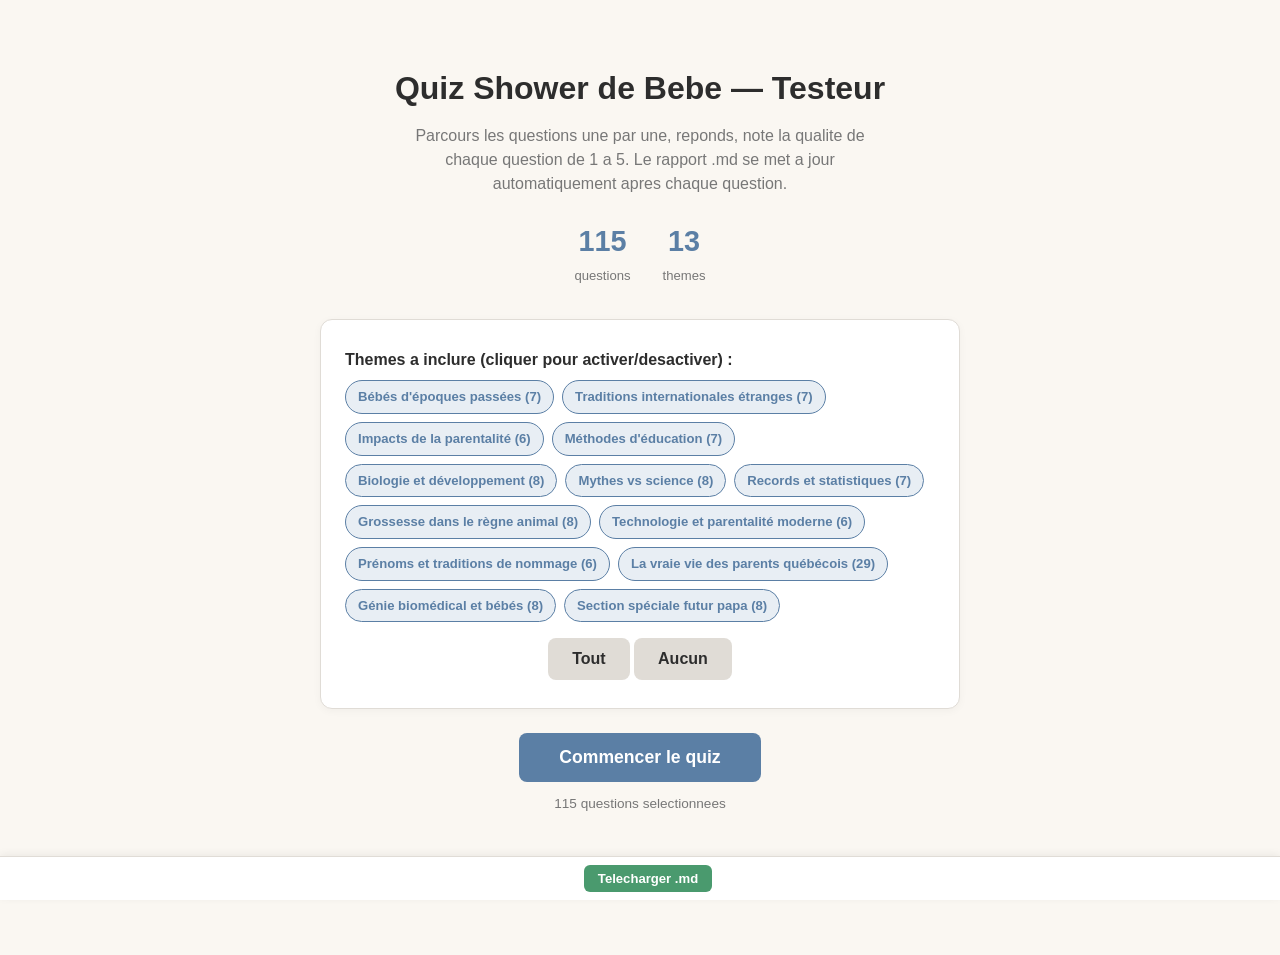
<file: quiz_tester.html>
<!DOCTYPE html>
<html lang="fr">
<head>
<meta charset="UTF-8">
<meta name="viewport" content="width=device-width, initial-scale=1.0">
<title>Quiz Shower de Bébé — Testeur de questions</title>
<style>
  :root {
    --bg: #faf7f2;
    --card: #fff;
    --accent: #5b7fa5;
    --accent-light: #e8eef4;
    --correct: #4a9a6e;
    --wrong: #c0564a;
    --star-off: #d0d0d0;
    --star-on: #e8a840;
    --text: #2d2d2d;
    --muted: #777;
    --border: #e0dcd6;
  }
  * { box-sizing: border-box; margin: 0; padding: 0; }
  body {
    font-family: -apple-system, BlinkMacSystemFont, "Segoe UI", Roboto, sans-serif;
    background: var(--bg);
    color: var(--text);
    line-height: 1.5;
    min-height: 100vh;
  }
  .container {
    max-width: 720px;
    margin: 0 auto;
    padding: 24px 20px;
  }
  h1 { font-size: 1.6rem; text-align: center; margin-bottom: 8px; }
  .subtitle { text-align: center; color: var(--muted); font-size: 0.95rem; margin-bottom: 24px; }
  .progress-bar {
    background: var(--border);
    border-radius: 6px;
    height: 8px;
    margin-bottom: 20px;
    overflow: hidden;
  }
  .progress-fill {
    background: var(--accent);
    height: 100%;
    border-radius: 6px;
    transition: width 0.3s;
  }
  .card {
    background: var(--card);
    border: 1px solid var(--border);
    border-radius: 12px;
    padding: 28px 24px;
    margin-bottom: 20px;
    box-shadow: 0 2px 8px rgba(0,0,0,0.04);
  }
  .theme-tag {
    display: inline-block;
    background: var(--accent-light);
    color: var(--accent);
    font-size: 0.8rem;
    font-weight: 600;
    padding: 3px 10px;
    border-radius: 20px;
    margin-bottom: 12px;
  }
  .q-number {
    font-weight: 700;
    color: var(--accent);
    margin-right: 6px;
  }
  .q-text {
    font-size: 1.15rem;
    margin-bottom: 20px;
    line-height: 1.6;
  }
  .choices { list-style: none; }
  .choices li {
    padding: 14px 16px;
    border: 2px solid var(--border);
    border-radius: 8px;
    margin-bottom: 10px;
    cursor: pointer;
    transition: all 0.15s;
    font-size: 1.05rem;
  }
  .choices li:hover { border-color: var(--accent); background: var(--accent-light); }
  .choices li.selected { border-color: var(--accent); background: var(--accent-light); font-weight: 600; }
  .choices li.correct-reveal { border-color: var(--correct); background: #e8f5ed; }
  .choices li.wrong-reveal { border-color: var(--wrong); background: #fceae8; }
  .choices li.disabled { pointer-events: none; opacity: 0.85; }

  .explanation {
    background: #f5f8fb;
    border-left: 4px solid var(--accent);
    padding: 16px;
    border-radius: 0 8px 8px 0;
    margin: 16px 0;
    font-size: 0.95rem;
    line-height: 1.6;
  }
  .result-badge {
    display: inline-block;
    padding: 4px 14px;
    border-radius: 20px;
    font-weight: 700;
    font-size: 0.9rem;
    margin-bottom: 12px;
  }
  .result-badge.correct { background: #e8f5ed; color: var(--correct); }
  .result-badge.wrong { background: #fceae8; color: var(--wrong); }
  .result-badge.skipped { background: #f0f0f0; color: var(--muted); }

  /* Star rating */
  .rating-section { margin-top: 20px; padding-top: 16px; border-top: 1px solid var(--border); }
  .rating-label { font-weight: 600; margin-bottom: 8px; font-size: 0.95rem; }
  .rating-desc { font-size: 0.82rem; color: var(--muted); margin-bottom: 10px; }
  .stars { display: flex; gap: 6px; margin-bottom: 6px; }
  .star {
    font-size: 2rem;
    cursor: pointer;
    color: var(--star-off);
    transition: color 0.1s;
    user-select: none;
    line-height: 1;
  }
  .star.active { color: var(--star-on); }
  .star:hover { color: var(--star-on); }
  .rating-text { font-size: 0.82rem; color: var(--muted); min-height: 1.2em; }

  /* Buttons */
  .btn-row { display: flex; gap: 12px; justify-content: space-between; margin-top: 16px; }
  .btn {
    padding: 12px 24px;
    border: none;
    border-radius: 8px;
    font-size: 1rem;
    font-weight: 600;
    cursor: pointer;
    transition: all 0.15s;
  }
  .btn:disabled { opacity: 0.4; cursor: not-allowed; }
  .btn-primary { background: var(--accent); color: #fff; }
  .btn-primary:hover:not(:disabled) { background: #4a6d90; }
  .btn-secondary { background: var(--border); color: var(--text); }
  .btn-secondary:hover:not(:disabled) { background: #d0ccc6; }
  .btn-skip { background: transparent; color: var(--muted); border: 1px solid var(--border); }
  .btn-skip:hover { background: #f5f5f5; }
  .btn-export { background: var(--correct); color: #fff; }
  .btn-export:hover { background: #3d8a5e; }

  /* Summary */
  .summary-header { text-align: center; margin-bottom: 24px; }
  .summary-score { font-size: 2rem; font-weight: 700; color: var(--accent); }
  .summary-table { width: 100%; border-collapse: collapse; font-size: 0.9rem; }
  .summary-table th { text-align: left; padding: 8px; border-bottom: 2px solid var(--border); font-size: 0.8rem; color: var(--muted); text-transform: uppercase; }
  .summary-table td { padding: 8px; border-bottom: 1px solid var(--border); }
  .summary-table tr:hover { background: #faf8f4; }
  .star-small { color: var(--star-on); font-size: 0.9rem; }
  .star-small.off { color: var(--star-off); }
  .dot { display: inline-block; width: 10px; height: 10px; border-radius: 50%; margin-right: 4px; vertical-align: middle; }
  .dot.c { background: var(--correct); }
  .dot.w { background: var(--wrong); }
  .dot.s { background: var(--muted); }

  .hidden { display: none; }
  .counter { text-align: center; color: var(--muted); font-size: 0.85rem; margin-bottom: 4px; }

  /* Persistent bottom bar */
  .bottom-bar {
    position: fixed; bottom: 0; left: 0; right: 0;
    background: var(--card); border-top: 1px solid var(--border);
    padding: 8px 16px; display: flex; align-items: center;
    justify-content: center; gap: 16px; z-index: 100;
    font-size: 0.85rem; box-shadow: 0 -2px 8px rgba(0,0,0,0.06);
  }
  .bottom-bar .bar-status { color: var(--muted); }
  .bottom-bar .bar-status strong { color: var(--text); }
  .bottom-bar .btn-bar-dl {
    background: var(--correct); color: #fff; border: none; border-radius: 6px;
    padding: 6px 14px; font-size: 0.82rem; font-weight: 600; cursor: pointer;
  }
  .bottom-bar .btn-bar-dl:hover { background: #3d8a5e; }
  body { padding-bottom: 52px; }

  /* Start screen */
  .start-screen { text-align: center; padding: 40px 20px; }
  .start-screen h1 { font-size: 2rem; margin-bottom: 12px; }
  .start-screen p { color: var(--muted); margin-bottom: 24px; max-width: 480px; margin-left: auto; margin-right: auto; }
  .stat-row { display: flex; justify-content: center; gap: 32px; margin-bottom: 32px; }
  .stat { text-align: center; }
  .stat-num { font-size: 1.8rem; font-weight: 700; color: var(--accent); display: block; }
  .stat-label { font-size: 0.82rem; color: var(--muted); }

  .filter-section { text-align: left; margin-bottom: 24px; }
  .filter-section h3 { font-size: 1rem; margin-bottom: 8px; }
  .theme-filters { display: flex; flex-wrap: wrap; gap: 8px; margin-bottom: 16px; }
  .theme-chip {
    padding: 6px 12px; border-radius: 20px; font-size: 0.82rem;
    border: 1px solid var(--border); cursor: pointer; transition: all 0.15s;
    user-select: none; background: var(--card);
  }
  .theme-chip.active { background: var(--accent-light); border-color: var(--accent); color: var(--accent); font-weight: 600; }
  .theme-chip:hover { border-color: var(--accent); }
  .chip-count { font-weight: 700; }
</style>
</head>
<body>
<div class="container" id="app"></div>
<div class="bottom-bar hidden" id="bottom-bar">
  <span class="bar-status" id="bar-status"></span>
  <button class="btn-bar-dl" id="bar-dl">Telecharger .md</button>
</div>

<script>
// ============================================================
// QUIZ DATA — parsed from quiz_shower_bebe.md
// ============================================================
const themes = [
  "Bébés d'époques passées",
  "Traditions internationales étranges",
  "Impacts de la parentalité",
  "Méthodes d'éducation",
  "Biologie et développement",
  "Mythes vs science",
  "Records et statistiques",
  "Grossesse dans le règne animal",
  "Technologie et parentalité moderne",
  "Prénoms et traditions de nommage",
  "La vraie vie des parents québécois",
  "Génie biomédical et bébés",
  "Section spéciale futur papa"
];

const questions = [
  // Theme 0: Bébés d'époques passées
  {id:1, theme:0, text:"Au Moyen Âge en Europe, les bébés étaient emmaillotés très serré pendant des mois. Pourquoi les parents faisaient-ils cela?", choices:["Pour les garder au chaud la nuit","Pour que leurs membres poussent bien droits","Pour empêcher les rats de les mordre","Pour qu'ils dorment face vers le haut"], answer:"B", explanation:"Pour que leurs membres poussent bien droits. Le médecin grec Soranus d'Éphèse recommandait déjà cette pratique au 2e siècle. On croyait que sans emmaillotage serré, les membres se déformeraient."},
  {id:2, theme:0, text:"Au Moyen Âge, que faisaient parfois les parents européens avec leur bébé emmailloté pendant qu'ils travaillaient?", choices:["Ils les attachaient sur le dos d'un chien","Ils les suspendaient au mur sur un crochet","Ils les plaçaient dans un seau d'eau tiède","Ils les enterraient à moitié dans le sable"], answer:"B", explanation:"Ils les suspendaient au mur sur un crochet. Les bébés emmaillotés étaient parfois accrochés à des crochets pour les garder en sécurité et loin des animaux pendant que les parents travaillaient."},
  {id:3, theme:0, text:"Au début du 20e siècle, quel produit aujourd'hui controversé était couramment recommandé par des médecins pour « calmer » les bébés qui font leurs dents?", choices:["Du whisky sur les gencives","De l'huile de ricin","Du jus de citron dilué","De la poudre de charbon"], answer:"A", explanation:"Du whisky sur les gencives. Des sirops calmants contenant de l'alcool ou des opiacés (comme le Mrs. Winslow's Soothing Syrup) étaient vendus librement et recommandés par des médecins jusqu'au début du 20e siècle."},
  {id:4, theme:0, text:"L'emmaillotage est une pratique qui remonte à environ combien d'années?", choices:["1 000 ans","2 500 ans","4 000 à 5 000 ans","10 000 ans"], answer:"C", explanation:"4 000 à 5 000 ans. Les plus anciennes représentations de bébés emmaillotés datent de Crète et Chypre, il y a environ 4 000 à 4 500 ans. Certains chercheurs pensent que la pratique pourrait remonter au Paléolithique."},
  {id:5, theme:0, text:"En Europe, la pratique de l'emmaillotage serré a commencé à être abandonnée à quelle époque?", choices:["Au 5e siècle (chute de Rome)","Au 12e siècle (croisades)","Au 17e-18e siècle (Lumières)","Au début du 20e siècle"], answer:"C", explanation:"Au 17e-18e siècle (Lumières). L'emmaillotage restrictif a graduellement décliné en Europe au cours de cette période, influencé par les idées des Lumières sur la liberté et le développement naturel."},
  {id:6, theme:0, text:"Quel philosophe célèbre a joué un rôle important dans la remise en question de l'emmaillotage en argumentant que les bébés avaient besoin de liberté de mouvement?", choices:["Voltaire","Jean-Jacques Rousseau","John Locke","René Descartes"], answer:"B", explanation:"Jean-Jacques Rousseau. Dans Émile, ou De l'éducation (1762), Rousseau a argumenté que les bébés avaient besoin de liberté pour bouger et se développer naturellement, contribuant au déclin de l'emmaillotage serré."},
  {id:7, theme:0, text:"Avant l'invention du biberon en verre au 19e siècle, quel objet était couramment utilisé pour nourrir les bébés qui ne pouvaient pas être allaités?", choices:["Une corne d'animal percée","Un gant en cuir imbibé de lait","Un tube en plomb","Une éponge attachée à un bâton"], answer:"A", explanation:"Une corne d'animal percée. Des cornes de vache ou de chèvre avec un petit trou au bout étaient utilisées depuis l'Antiquité comme biberon de fortune."},

  // Theme 1: Traditions internationales étranges
  {id:8, theme:1, text:"Au Japon, on organise chaque année un concours appelé nakizumo. En quoi consiste-t-il?", choices:["Une course de bébés à quatre pattes","Un concours du plus beau bébé","Un concours où le premier bébé à pleurer gagne","Un concours de lancer de couches"], answer:"C", explanation:"Un concours où le premier bébé à pleurer gagne. Le nakizumo est une tradition japonaise où des bébés d'environ 1 an sont mis face à face. Le premier à pleurer — ou le plus bruyant — est déclaré gagnant, car les pleurs sont un signe de bonne santé."},
  {id:9, theme:1, text:"À Bali, en Indonésie, les bébés ne doivent pas toucher le sol pendant combien de temps après la naissance?", choices:["1 semaine","1 mois","3 mois","6 mois"], answer:"C", explanation:"3 mois. Les Balinais croient que le nouveau-né est encore lié au monde spirituel. Pendant 3 mois, il doit être porté en tout temps. Une cérémonie appelée Nyambutin marque le moment où ses pieds touchent la terre pour la première fois."},
  {id:10, theme:1, text:"En Finlande, le gouvernement offre depuis les années 1930 un cadeau à chaque nouveau parent. De quoi s'agit-il?", choices:["Un bon de 500 € pour des vêtements","Une boîte en carton contenant ~60 articles essentiels pour bébé","Un abonnement d'un an à un service de garde","Un arbre planté au nom de l'enfant"], answer:"B", explanation:"Une boîte en carton contenant ~60 articles essentiels pour bébé. La « baby box » finlandaise contient vêtements, jouets, couvertures et articles de soins. La boîte elle-même sert de premier lit."},
  {id:11, theme:1, text:"En Bulgarie, quand quelqu'un voit un beau bébé, quelle est la tradition?", choices:["On lui donne une pièce de monnaie","On fait semblant que le bébé est laid","On lui chante une berceuse","On touche ses pieds trois fois"], answer:"B", explanation:"On fait semblant que le bébé est laid. Les Bulgares croient que complimenter un bébé attire l'attention du diable, qui pourrait lui faire du mal. On prétend donc que le bébé est laid pour le protéger."},
  {id:12, theme:1, text:"En Chine, la tradition du zuo yuezi demande à la nouvelle mère de rester en confinement pendant combien de temps après l'accouchement?", choices:["1 semaine","30 jours","3 mois","6 mois"], answer:"B", explanation:"30 jours. Le zuo yuezi (« s'asseoir le mois ») est une tradition chinoise millénaire. La mère ne doit pas quitter la maison, ni prendre de douche, ni manger de fruits crus pendant cette période."},
  {id:13, theme:1, text:"Au Nigéria, dans la culture Igbo, qui donne traditionnellement le premier bain au bébé et pourquoi?", choices:["Le père, pour montrer son engagement","La grand-mère, pour symboliser que la mère ne sera pas seule","L'aîné de la famille, pour transmettre sa sagesse","Un guérisseur, pour bénir l'enfant"], answer:"B", explanation:"La grand-mère, pour symboliser que la mère ne sera pas seule. Dans la tradition igbo (omugwo), la grand-mère vient s'installer chez les nouveaux parents pour aider avec les tâches ménagères, les soins du bébé et offrir des massages à la nouvelle maman."},
  {id:14, theme:1, text:"En Allemagne, la fête traditionnelle après la naissance s'appelle Babypinkeln (littéralement « pipi de bébé »). Historiquement, qu'est-ce qui portait chance?", choices:["Verser de la bière sur la tête du bébé","Que le bébé nu urine sur quelqu'un","Faire pipi dans la rivière la plus proche","Offrir un pot de chambre en argent"], answer:"B", explanation:"Que le bébé nu urine sur quelqu'un. Le Babypinkeln est une fête pour accueillir le nouveau-né. Historiquement, le bébé nu était passé de bras en bras et la personne sur qui il urinait était considérée comme bénie par la chance éternelle."},

  // Theme 2: Impacts de la parentalité
  {id:15, theme:2, text:"Selon Statistique Canada, combien coûte en moyenne élever un enfant de la naissance à 17 ans dans une famille à revenu moyen (2 parents, 2 enfants)?", choices:["~150 000 $","~293 000 $","~425 000 $","~550 000 $"], answer:"B", explanation:"~293 000 $. Statistique Canada estime le coût à environ 293 000 $ CA (soit ~17 235 $ par année en moyenne). Ce montant exclut les études postsecondaires."},
  {id:16, theme:2, text:"Quelle est la catégorie de dépense la plus importante pour élever un enfant au Canada?", choices:["La nourriture","Les vêtements","Le logement","La garde d'enfants"], answer:"C", explanation:"Le logement. Le logement représente environ 27 à 32 % du coût total d'élever un enfant. Le transport arrive deuxième, suivi de la nourriture."},
  {id:17, theme:2, text:"Au Canada, quel est le montant maximum annuel de la Prestation canadienne pour enfants (PCE) pour un enfant de moins de 6 ans (période 2025-2026)?", choices:["~4 200 $","~5 900 $","~7 997 $","~10 500 $"], answer:"C", explanation:"~7 997 $. Pour la période de juillet 2025 à juin 2026, le maximum est de 7 997 $ par année (666,41 $/mois) pour les enfants de moins de 6 ans."},
  {id:18, theme:2, text:"De combien le coût total d'élever un enfant augmente-t-il si l'enfant reste à la maison jusqu'à 22 ans (au lieu de 17)?", choices:["~10 %","~29 %","~45 %","~60 %"], answer:"B", explanation:"~29 %. Si les enfants restent au domicile familial entre 18 et 22 ans, le coût total augmente de près de 29 % par rapport à l'estimation de base (naissance à 17 ans)."},
  {id:19, theme:2, text:"En 2025, quel pourcentage des enfants canadiens de 0 à 5 ans fréquentent une forme de service de garde?", choices:["32 %","45 %","58 %","74 %"], answer:"C", explanation:"58 %. Selon Statistique Canada (2025), 58 % des enfants de 0 à 5 ans fréquentent une forme de service de garde au Canada."},
  {id:20, theme:2, text:"Pour une famille canadienne élevant un enfant, quel poste de dépenses arrive en deuxième après le logement?", choices:["La nourriture","Le transport","Les vêtements","L'éducation"], answer:"B", explanation:"Le transport. Pour les familles biparentales, le transport représente 18-20 % du coût total, devançant la nourriture (17-18 %)."},

  // Theme 3: Méthodes d'éducation
  {id:21, theme:3, text:"Dans les pays scandinaves, notamment en Suède et en Norvège, quelle pratique courante surprend souvent les visiteurs étrangers?", choices:["Les enfants apprennent à nager avant de marcher","Les bébés font la sieste dehors, même en hiver","Les parents ne donnent pas de nom avant 6 mois","Les enfants mangent seuls dès 4 mois"], answer:"B", explanation:"Les bébés font la sieste dehors, même en hiver. En Scandinavie, il est courant de laisser les bébés dormir dehors dans leur poussette même par temps froid. On croit que l'air frais renforce le système immunitaire et améliore le sommeil."},
  {id:22, theme:3, text:"En Chine, les bébés portent traditionnellement un vêtement spécial pour faciliter l'apprentissage de la propreté sans couches. Comment s'appelle-t-il?", choices:["Le haoyi","Le kaidangku (pantalon fendu)","Le xiaoku","Le fengyi"], answer:"B", explanation:"Le kaidangku (pantalon fendu). Les « split pants » sont des pantalons avec une ouverture à l'entrejambe. Les parents utilisent un sifflement spécifique pour inciter le bébé à faire ses besoins au bon moment."},
  {id:23, theme:3, text:"Au Québec, le système de garderies à contribution réduite coûte combien par jour (tarif de base)?", choices:["5,75 $/jour","8,85 $/jour","9,10 $/jour","12,50 $/jour"], answer:"C", explanation:"9,10 $/jour. Le tarif de base des places à contribution réduite au Québec est d'environ 9,10 $ par jour — un des systèmes les plus abordables au Canada."},
  {id:24, theme:3, text:"En Corée du Sud, qui joue traditionnellement un rôle central dans la salle d'accouchement?", choices:["Le père","La belle-mère","Un moine bouddhiste","Une sage-femme de quartier"], answer:"B", explanation:"La belle-mère. En Corée du Sud, la belle-mère (mère du mari) joue traditionnellement un rôle actif pendant l'accouchement. Le père restait historiquement hors de la salle."},
  {id:25, theme:3, text:"Quelle est la durée du congé de maternité payé en Bulgarie, un des plus généreux au monde?", choices:["6 mois","1 an","2 ans","3 ans"], answer:"C", explanation:"2 ans. La Bulgarie offre 45 jours de congé payé avant la naissance, puis 2 ans de congé payé après — l'un des congés parentaux les plus généreux au monde."},
  {id:26, theme:3, text:"Aux Pays-Bas, les femmes enceintes doivent récupérer un kraampakket avant la naissance. De quoi s'agit-il?", choices:["Un kit de fournitures médicales pour l'accouchement à domicile","Un panier de nourriture traditionnelle","Un certificat de naissance provisoire","Un carnet de vaccination prérempli"], answer:"A", explanation:"Un kit de fournitures médicales pour l'accouchement à domicile. Aux Pays-Bas, les accouchements à domicile sont courants (~20 %). Le kraampakket contient le matériel médical nécessaire."},
  {id:27, theme:3, text:"Au Japon, la plupart des femmes accouchent sans anesthésie (épidurale). Cette tradition vient de quelle croyance?", choices:["La douleur stimule la production de lait","L'anesthésie affecte l'intelligence du bébé","La douleur prépare la mère aux défis de la maternité (croyance bouddhiste)","C'est une exigence légale"], answer:"C", explanation:"La douleur prépare la mère aux défis de la maternité (croyance bouddhiste). La plupart des Japonaises n'envisagent pas l'épidurale. Cette tradition vient de la croyance bouddhiste que les douleurs de l'accouchement sont un test préparatoire."},

  // Theme 4: Biologie et développement
  {id:28, theme:4, text:"Avec combien d'os un bébé naît-il, comparé aux 206 os d'un adulte?", choices:["~180","~220","~270","~300"], answer:"D", explanation:"~300. Un bébé naît avec environ 300 os. Plusieurs sont en cartilage et fusionnent ensemble au fil de la croissance, réduisant le nombre à 206 à l'âge adulte."},
  {id:29, theme:4, text:"Les nouveau-nés pleurent, mais sans produire de vraies larmes. À partir de quel âge les larmes apparaissent-elles?", choices:["Dès la naissance","Environ 2 à 4 semaines","Environ 3 mois","Environ 6 mois"], answer:"B", explanation:"Environ 2 à 4 semaines. Les glandes lacrymales du nouveau-né ne produisent que le minimum pour lubrifier les yeux. Les vraies larmes n'apparaissent généralement qu'entre 2 semaines et 3 mois."},
  {id:30, theme:4, text:"Quel « super-pouvoir » les bébés de moins de 6 mois possèdent-ils automatiquement?", choices:["Ils peuvent voir dans le noir","Ils retiennent instinctivement leur souffle sous l'eau","Ils peuvent distinguer toutes les couleurs","Ils peuvent supporter des températures extrêmes"], answer:"B", explanation:"Ils retiennent instinctivement leur souffle sous l'eau. Les nouveau-nés ont un réflexe de plongée : ils retiennent automatiquement leur souffle sous l'eau et leur rythme cardiaque ralentit. Cette capacité disparaît vers 6 mois."},
  {id:31, theme:4, text:"Combien de papilles gustatives un nouveau-né possède-t-il environ?", choices:["~5 000 (comme un adulte)","~10 000","~20 000","~30 000"], answer:"D", explanation:"~30 000. Les bébés naissent avec environ 30 000 papilles gustatives — trois fois plus que les adultes! Elles se trouvent non seulement sur la langue, mais aussi sur le palais, les parois de la bouche et les amygdales."},
  {id:32, theme:4, text:"À quelle distance un nouveau-né peut-il voir nettement?", choices:["2 à 5 cm","20 à 35 cm (8 à 14 pouces)","1 à 2 mètres","Il voit normalement dès la naissance"], answer:"B", explanation:"20 à 35 cm (8 à 14 pouces). C'est précisément la distance entre le visage du bébé et celui de sa mère pendant l'allaitement. Tout le reste est un flou de lumière et de formes."},
  {id:33, theme:4, text:"Combien de réflexes un nouveau-né possède-t-il environ?", choices:["~10","~25","~70","~150"], answer:"C", explanation:"~70. Un nouveau-né possède environ 70 réflexes, dont le réflexe de Moro (sursaut), le réflexe de marche automatique, le réflexe de succion et le réflexe d'agrippement. La plupart disparaissent dans les premiers mois."},
  {id:34, theme:4, text:"À quelle vitesse le cerveau d'un nouveau-né forme-t-il de nouvelles connexions neuronales dans les 3 premières années?", choices:["~1 000 par seconde","~100 000 par seconde","~1 million par seconde","~10 millions par seconde"], answer:"C", explanation:"~1 million par seconde. Le cerveau d'un bébé forme environ 1 million de nouvelles connexions neuronales par seconde pendant les 3 premières années de vie."},
  {id:35, theme:4, text:"Les bébés possèdent une capacité unique que les adultes ont perdue. Laquelle?", choices:["Respirer et avaler en même temps","Voir les rayons ultraviolets","Entendre les ultrasons","Régénérer des bouts de doigts"], answer:"A", explanation:"Respirer et avaler en même temps. Grâce à la position élevée de leur larynx dans la gorge, les bébés peuvent téter et respirer simultanément. Cette capacité disparaît entre 3 et 6 mois, lorsque le larynx descend pour permettre le développement de la parole."},

  // Theme 5: Mythes vs science
  {id:36, theme:5, text:"VRAI ou FAUX : Une femme enceinte doit « manger pour deux » (doubler ses portions).", choices:["Vrai","Faux"], answer:"B", explanation:"Faux. Les besoins caloriques n'augmentent que d'environ 300 à 450 calories par jour au 2e et 3e trimestre — l'équivalent d'une collation santé."},
  {id:37, theme:5, text:"VRAI ou FAUX : Faire écouter de la musique classique (Mozart) à un bébé le rend plus intelligent.", choices:["Vrai","Faux"], answer:"B", explanation:"Faux. L'« effet Mozart » est largement un mythe. L'étude originale de 1993 portait sur des adultes et montrait un effet temporaire de quelques minutes sur le raisonnement spatial."},
  {id:38, theme:5, text:"VRAI ou FAUX : Les bébés peuvent goûter les saveurs des aliments que leur mère mange pendant la grossesse.", choices:["Vrai","Faux"], answer:"A", explanation:"Vrai. Les papilles gustatives se forment dès 13 semaines de gestation. Les saveurs des aliments de la mère passent dans le liquide amniotique."},
  {id:39, theme:5, text:"VRAI ou FAUX : Les bébés sourient volontairement dès la naissance quand ils sont contents.", choices:["Vrai","Faux"], answer:"B", explanation:"Faux. Les premiers « sourires » d'un nouveau-né sont des réflexes ou causés par des gaz. Le vrai sourire social n'apparaît généralement qu'entre 6 et 8 semaines."},
  {id:40, theme:5, text:"VRAI ou FAUX : Si la femme enceinte a beaucoup de brûlures d'estomac, le bébé aura beaucoup de cheveux.", choices:["Vrai","Faux"], answer:"B", explanation:"Faux (en grande partie). C'est le mythe de grossesse le plus populaire. Une petite étude de 2006 a trouvé une corrélation faible, mais la plupart des experts disent qu'il n'y a pas de lien direct."},
  {id:41, theme:5, text:"VRAI ou FAUX : On peut deviner le sexe du bébé selon la position du ventre (haut = fille, bas = garçon).", choices:["Vrai","Faux"], answer:"B", explanation:"Faux. La façon dont une femme « porte » son bébé dépend de sa morphologie, de son tonus musculaire et de la position du bébé — pas de son sexe."},
  {id:42, theme:5, text:"VRAI ou FAUX : Il est dangereux de prendre un bain pendant la grossesse.", choices:["Vrai","Faux"], answer:"B", explanation:"Faux. Prendre un bain est tout à fait sécuritaire pendant la grossesse. En revanche, les saunas et les bains à remous très chauds sont déconseillés."},
  {id:43, theme:5, text:"VRAI ou FAUX : Les bébés reconnaissent des chansons qu'ils ont entendues dans le ventre de leur mère.", choices:["Vrai","Faux"], answer:"A", explanation:"Vrai. Selon une étude de l'Université d'Helsinki, les bébés reconnaissent des chansons entendues in utero jusqu'à 4 mois après la naissance."},

  // Theme 6: Records et statistiques
  {id:44, theme:6, text:"Combien de bébés naissent approximativement dans le monde chaque jour?", choices:["~100 000","~250 000","~385 000","~500 000"], answer:"C", explanation:"~385 000. Il naît environ 385 000 bébés par jour dans le monde, soit environ 267 par minute ou 4,4 par seconde."},
  {id:45, theme:6, text:"Quel est le prénom le plus donné dans le monde, toutes cultures confondues?", choices:["Maria","Mohammed","Jean/John","Wei"], answer:"B", explanation:"Mohammed. Mohammed (et ses variantes orthographiques) est considéré comme le prénom le plus populaire au monde, porté par environ 150 millions de personnes."},
  {id:46, theme:6, text:"Au Canada, quel mois de l'année voit naître le plus de bébés?", choices:["Janvier","Mai","Juillet","Septembre"], answer:"D", explanation:"Septembre. Statistiquement, septembre est le mois avec le plus de naissances au Canada — les conceptions de décembre/janvier pendant les Fêtes y étant pour quelque chose!"},
  {id:47, theme:6, text:"Quel pourcentage des bébés naissent avec une forme de tache de naissance?", choices:["~20 %","~50 %","~80 %","~95 %"], answer:"C", explanation:"~80 %. Environ 80 % des bébés naissent avec une tache de naissance. La plupart disparaissent dans les premières années."},
  {id:48, theme:6, text:"De combien un bébé moyen multiplie-t-il son poids de naissance au cours de sa première année?", choices:["Il double","Il triple","Il quadruple","Il quintuple"], answer:"B", explanation:"Il triple. Le bébé moyen double son poids vers 4-5 mois et le triple vers 12 mois, en plus de grandir d'environ 25 cm en un an."},
  {id:49, theme:6, text:"Au Danemark, les parents doivent choisir le prénom de leur bébé à partir d'une liste officielle. Combien de prénoms contient-elle environ?", choices:["~500","~3 000","~7 000","~15 000"], answer:"C", explanation:"~7 000. Le Danemark possède une liste d'environ 7 000 prénoms préapprouvés. Si les parents veulent un prénom hors-liste, ils doivent obtenir l'approbation des autorités gouvernementales."},
  {id:50, theme:6, text:"En Suède, des parents ont tenté en signe de protestation de nommer leur enfant « Brfxxccxxmnpcccclllmmnprxvclmnckssqlbb11116 ». Comment se prononce ce « prénom »?", choices:["Björk","Albin","Sven","Ça ne se prononce pas"], answer:"B", explanation:"Albin. En 1996, des parents suédois ont soumis ce « prénom » de 43 caractères en protestation contre la loi suédoise sur les prénoms. Il a été rejeté."},

  // Theme 7: Grossesse dans le règne animal
  {id:51, theme:7, text:"Quel mammifère terrestre détient le record de la plus longue gestation?", choices:["Le rhinocéros noir (~16 mois)","La girafe (~15 mois)","L'éléphant d'Afrique (~22 mois)","La baleine bleue (~12 mois)"], answer:"C", explanation:"L'éléphant d'Afrique (~22 mois). L'éléphant d'Afrique a la plus longue gestation de tous les mammifères terrestres : environ 22 mois."},
  {id:52, theme:7, text:"Chez quel animal marin est-ce le mâle qui porte et « accouche » des bébés?", choices:["Le dauphin","Le poisson-clown","L'hippocampe","La pieuvre"], answer:"C", explanation:"L'hippocampe. La femelle dépose ses œufs dans une poche ventrale spéciale du mâle. Celui-ci les féconde, les porte pendant 2 à 4 semaines, puis « accouche » de centaines de petits."},
  {id:53, theme:7, text:"Quand un bébé girafe naît, que lui arrive-t-il immédiatement?", choices:["Il est léché pendant 2 heures par sa mère","Il tombe d'environ 1,8 mètre (6 pieds) au sol","Il est caché dans les hautes herbes pendant 3 jours","Il est porté par le troupeau pendant une semaine"], answer:"B", explanation:"Il tombe d'environ 1,8 mètre (6 pieds) au sol. Les girafes accouchent debout. Le bébé tombe d'environ 1,8 m, ce qui provoque sa première respiration."},
  {id:54, theme:7, text:"Quel animal a la période de « couvaison » la plus longue connue au monde — environ 4,5 ans?", choices:["L'albatros royal","Le requin à collerette","La pieuvre des profondeurs (Graneledone boreopacifica)","La tortue géante des Galápagos"], answer:"C", explanation:"La pieuvre des profondeurs (Graneledone boreopacifica). Une femelle a été observée couvant ses 160 œufs pendant 53 mois (4,5 ans) à 1 400 m de profondeur. Elle n'a pas mangé de tout ce temps et est morte après l'éclosion."},
  {id:55, theme:7, text:"Chez l'opossum, combien de temps dure la gestation — une des plus courtes chez les mammifères?", choices:["~12 jours","~30 jours","~60 jours","~90 jours"], answer:"A", explanation:"~12 jours. L'opossum de Virginie a une des gestations les plus courtes chez les mammifères : seulement 12-13 jours."},
  {id:56, theme:7, text:"Le requin à collerettes (Chlamydoselachus) a possiblement la plus longue gestation chez les vertébrés. Combien de temps?", choices:["~12 mois","~24 mois","~42 mois (3,5 ans)","~60 mois (5 ans)"], answer:"C", explanation:"~42 mois (3,5 ans). Le requin à collerettes est un requin vivipare aplacentaire des profondeurs. Ses embryons se développent pendant possiblement 3,5 ans — la plus longue gestation estimée chez les vertébrés."},
  {id:57, theme:7, text:"Les kangourous ont une particularité unique pour gérer leur reproduction. Laquelle?", choices:["Ils peuvent suspendre le développement de l'embryon (diapause)","Ils pondent un œuf avant la naissance","Le mâle porte le bébé les premiers jours","La femelle peut porter des jumeaux de pères différents"], answer:"A", explanation:"Ils peuvent suspendre le développement de l'embryon (diapause). Les kangourous femelles peuvent mettre en pause le développement d'un embryon si les conditions ne sont pas favorables."},
  {id:58, theme:7, text:"Combien pèse environ un bébé éléphant à la naissance?", choices:["~25 kg","~60 kg","~100 kg","~150 kg"], answer:"C", explanation:"~100 kg. Après 22 mois de gestation, un bébé éléphant naît pesant environ 100 kg (220 lb). Il peut se tenir debout dans l'heure suivant sa naissance."},

  // Theme 8: Technologie et parentalité moderne
  {id:59, theme:8, text:"En quelle décennie la première échographie obstétricale a-t-elle été réalisée, permettant de « voir » un bébé in utero?", choices:["Années 1930","Années 1950","Années 1970","Années 1990"], answer:"B", explanation:"Années 1950. Le Dr Ian Donald, à Glasgow, a réalisé les premières échographies obstétricales vers 1956-1958."},
  {id:60, theme:8, text:"Avant l'invention des couches jetables modernes (années 1960), quel matériau était le plus couramment utilisé pour les couches?", choices:["De la mousse séchée","Des langes en coton/lin","De la peau d'animal","Des feuilles de maïs"], answer:"B", explanation:"Des langes en coton/lin. Les couches en tissu (coton ou lin) étaient la norme depuis des siècles."},
  {id:61, theme:8, text:"Quelle marque a lancé la première couche jetable commerciale grand public en 1961?", choices:["Huggies","Pampers","Luvs","Gerber"], answer:"B", explanation:"Pampers. Pampers a été lancé par Procter & Gamble en 1961, inventé par l'ingénieur chimiste Victor Mills."},
  {id:62, theme:8, text:"La première banque de lait maternel au monde a été fondée en quelle année?", choices:["1909","1942","1965","1988"], answer:"A", explanation:"1909. La première banque de lait maternel a été fondée à Vienne, en Autriche, en 1909."},
  {id:63, theme:8, text:"Quel pays a introduit le concept du « Mutterpass » — un passeport médical de grossesse que la mère porte sur elle en tout temps?", choices:["La France","L'Allemagne","Le Japon","La Suisse"], answer:"B", explanation:"L'Allemagne. Le Mutterpass est un document allemand que chaque femme enceinte reçoit et porte sur elle."},
  {id:64, theme:8, text:"Combien de couches un bébé moyen utilise-t-il environ pendant ses 2 premières années?", choices:["~2 000","~4 000","~6 000","~8 000"], answer:"C", explanation:"~6 000. Un bébé moyen utilise environ 6 000 à 8 000 couches dans ses 2 premières années."},

  // Theme 9: Prénoms et traditions de nommage
  {id:65, theme:9, text:"En Islande, les parents doivent respecter une règle stricte pour nommer leur enfant. Laquelle?", choices:["Le prénom doit commencer par la même lettre que celui du père","Le prénom doit être choisi parmi une liste officielle approuvée","Le prénom doit avoir exactement 4 syllabes ou moins","Le prénom doit avoir une signification liée à la nature"], answer:"B", explanation:"Le prénom doit être choisi parmi une liste officielle approuvée. L'Islande maintient un registre national des prénoms approuvés (~4 300 noms en 2023)."},
  {id:66, theme:9, text:"En Allemagne, quelle contrainte importante existe-t-il pour le choix du prénom d'un enfant?", choices:["Le prénom doit être unisexe","Le prénom doit indiquer clairement le sexe de l'enfant","Le prénom ne doit pas dépasser 6 lettres","Le prénom doit être d'origine germanique"], answer:"B", explanation:"Le prénom doit indiquer clairement le sexe de l'enfant. Le Standesamt (bureau d'état civil) peut rejeter un prénom s'il ne permet pas de déterminer le sexe."},
  {id:67, theme:9, text:"Chez les Navajos (peuple autochtone d'Amérique du Nord), quel événement du bébé donne lieu à une grande fête?", choices:["Son premier mot","Sa première dent","Son premier rire","Son premier pas"], answer:"C", explanation:"Son premier rire. Chez les Navajos, le premier rire d'un bébé marque sa transition du monde spirituel au monde physique. La personne qui fait rire le bébé pour la première fois est responsable d'organiser et de payer la fête!"},
  {id:68, theme:9, text:"Au Portugal, quelle règle s'applique pour les prénoms de bébés?", choices:["Le prénom doit être celui d'un saint catholique","Le prénom doit être tiré d'une liste officielle et épelé en portugais","Le prénom ne peut pas avoir plus de 5 lettres","Le prénom doit être unique dans la municipalité"], answer:"B", explanation:"Le prénom doit être tiré d'une liste officielle et épelé en portugais. Les surnoms ou diminutifs ne sont pas acceptés."},
  {id:69, theme:9, text:"En Islande, les noms de famille fonctionnent différemment de la plupart des pays. Comment?", choices:["On prend le nom de famille de la mère uniquement","Le nom de famille change à chaque génération (patronyme/matronyme)","Il n'y a pas de nom de famille du tout","On choisit un nouveau nom de famille à 18 ans"], answer:"B", explanation:"Le nom de famille change à chaque génération (patronyme/matronyme). Le fils d'Erik s'appelle Eriksson (fils d'Erik) et sa fille Eriksdóttir (fille d'Erik)."},
  {id:70, theme:9, text:"Lequel de ces prénoms a été ACCEPTÉ par les autorités suédoises?", choices:["Metallica","Ikea","Superman","Lego"], answer:"D", explanation:"Lego. Les autorités suédoises ont accepté « Lego » comme prénom, ainsi que « Google » comme deuxième prénom. Par contre, Metallica, Ikea, Superman et Elvis ont tous été rejetés."},

  // Theme 10: La vraie vie des parents québécois
  {id:71, theme:10, text:"Selon une étude, combien d'heures de sommeil les nouveaux parents perdent-ils en moyenne par nuit pendant la première année?", choices:["~1 heure","~2 heures","~3 heures","~5 heures"], answer:"C", explanation:"~3 heures. Selon un sondage de Snuz auprès de 1 300 parents, 7 parents sur 10 perdent en moyenne 3 heures de sommeil par nuit la première année."},
  {id:72, theme:10, text:"Selon une étude de l'Université de Warwick, combien de temps faut-il après la naissance du premier enfant pour que le sommeil des parents se rétablisse complètement?", choices:["1 an","2 ans","4 ans","6 ans"], answer:"D", explanation:"6 ans. Le sommeil des parents ne se rétablit pas complètement avant 6 ans après la naissance du premier enfant."},
  {id:73, theme:10, text:"En 2019 au Canada, quel pourcentage des enfants de 1 à 17 ans avaient vécu la séparation ou le divorce de leurs parents?", choices:["8 %","18 %","28 %","38 %"], answer:"B", explanation:"18 %. En 2019, 18 % des enfants canadiens (environ 1 185 700 enfants) avaient vécu la séparation ou le divorce de leurs parents."},
  {id:74, theme:10, text:"Selon les études, quel pourcentage des couples vivent une forte baisse de satisfaction conjugale dans les deux années suivant la naissance d'un enfant?", choices:["20 à 30 %","40 à 50 %","60 à 80 %","90 %+"], answer:"C", explanation:"60 à 80 %. Les recherches montrent que 60 à 80 % des couples vivent une forte insatisfaction conjugale dans les deux ans suivant la naissance."},
  {id:75, theme:10, text:"Au Québec, quel pourcentage des jeunes adultes de 20 à 34 ans vivaient encore chez leurs parents (recensement 2016)?", choices:["~15 %","~30 %","~42 %","~55 %"], answer:"B", explanation:"~30 %. Au Québec, environ 30 % des jeunes adultes de 20-34 ans vivaient chez leurs parents en 2016. C'est nettement moins que l'Ontario (42 %)."},
  {id:76, theme:10, text:"Combien de fois en moyenne les nouveaux parents sont-ils réveillés par leur bébé par nuit pendant la première année?", choices:["~1 fois","~3 fois","~5 fois","~8 fois"], answer:"B", explanation:"~3 fois. Les parents s'occupent de leur bébé environ 975 fois la nuit pendant la première année, soit près de 3 réveils par nuit en moyenne."},
  {id:77, theme:10, text:"La dépression post-partum ne touche pas seulement les mères. Quel pourcentage des pères en sont aussi affectés?", choices:["~1 %","~5 %","~10 %","~25 %"], answer:"C", explanation:"~10 %. La dépression post-partum touche environ 1 homme sur 10 (8-10 %). Elle est souvent sous-diagnostiquée chez les pères."},
  {id:78, theme:10, text:"Au Québec, les couples en union libre représentent une réalité distincte. Parmi les enfants québécois, environ quel pourcentage naissent de parents en union libre (non mariés)?", choices:["~25 %","~40 %","~63 %","~80 %"], answer:"C", explanation:"~63 %. Le Québec est unique : plus de 63 % des enfants y naissent de parents en union libre."},
  {id:79, theme:10, text:"À 2 mois, quel pourcentage des bébés dorment au moins 5-6 heures d'affilée la nuit?", choices:["~5 %","~25 %","~50 %","~75 %"], answer:"B", explanation:"~25 %. À 2 mois, seulement 1 bébé sur 4 dort au moins 5-6 heures d'affilée la nuit. La plupart des bébés commencent à « faire leurs nuits » vers 4 mois."},
  {id:80, theme:10, text:"Selon les démographes québécois, pour les couples en union libre avec enfants, la séparation survient en médiane quand l'enfant a quel âge?", choices:["Moins de 1 an","3 à 4 ans","7 ans","12 ans"], answer:"B", explanation:"3 à 4 ans. Selon la démographe Hélène Desrosiers de l'ISQ, la médiane des séparations pour les couples en union libre survient quand l'enfant a 3 ou 4 ans."},
  {id:81, theme:10, text:"Les études montrent que la satisfaction conjugale revient en moyenne à son niveau d'avant bébé après combien de temps?", choices:["6 mois","1 an","2 ans","Jamais vraiment"], answer:"C", explanation:"2 ans. Il faut en moyenne 2 ans pour que la satisfaction conjugale revienne à son niveau d'avant la naissance."},
  {id:82, theme:10, text:"Un bébé allaité se réveille typiquement aux combien d'heures pour boire dans les premières semaines?", choices:["Toutes les heures","Toutes les 2 heures","Toutes les 4 heures","Toutes les 6 heures"], answer:"B", explanation:"Toutes les 2 heures. Les bébés allaités se réveillent typiquement toutes les 2 heures car le lait maternel se digère plus rapidement que la formule."},
  {id:83, theme:10, text:"Selon le psychologue Stanley Coren (UBC), les capacités cognitives d'un chien adulte moyen sont comparables à celles d'un enfant humain de quel âge?", choices:["6 mois","1 an","2 à 2,5 ans","5 ans"], answer:"C", explanation:"2 à 2,5 ans. Les capacités cognitives d'un chien moyen (vocabulaire ~165 mots) sont comparables à celles d'un enfant de 2 à 2,5 ans. Donc pendant ses 2 premières années, le bébé est techniquement moins futé que le chien."},
  {id:84, theme:10, text:"Les cris d'un bébé peuvent atteindre quel niveau sonore en décibels?", choices:["70 dB (aspirateur)","85 dB (tondeuse à gazon)","100-120 dB (sirène d'ambulance / concert rock)","140 dB (décollage d'avion)"], answer:"C", explanation:"100-120 dB (sirène d'ambulance / concert rock). Les cris de bébés ont été mesurés entre 99 et 120 dB — comparable à une tronçonneuse ou un concert rock."},
  {id:85, theme:10, text:"L'« amnésie infantile » fait que les adultes ne se souviennent généralement pas d'événements avant quel âge?", choices:["1 an","2-3 ans","3-4 ans","5-6 ans"], answer:"C", explanation:"3-4 ans. L'âge moyen du premier souvenir autobiographique se situe entre 3 et 3,5 ans."},
  {id:86, theme:10, text:"« Baby Shark » (Bébé requin) est l'une des vidéos les plus regardées de l'histoire de YouTube. Combien de vues a-t-elle accumulées (en date de 2025)?", choices:["~2 milliards","~5 milliards","~8 milliards","~14 milliards"], answer:"D", explanation:"~14 milliards. « Baby Shark Dance » de Pinkfong est la vidéo la plus regardée de l'histoire de YouTube."},
  {id:87, theme:10, text:"Combien de couches un parent change-t-il en moyenne pendant les 2,5 premières années de vie de son enfant?", choices:["~3 000","~6 000","~7 500","~12 000"], answer:"C", explanation:"~7 500. Sur 2,5 ans, ça totalise environ 6 000 à 8 000 couches (moyenne ~7 500). Empilées, ces couches feraient une tour d'environ 750 mètres."},
  {id:88, theme:10, text:"Dans les sondages scientifiques menés aux États-Unis et en Allemagne, quel pourcentage de parents déclarent regretter d'avoir eu des enfants?", choices:["~1-2 %","~7-8 %","~20-25 %","~35 %"], answer:"B", explanation:"~7-8 %. Les sondages scientifiques situent le taux de regret parental entre 7 et 8 %."},
  {id:89, theme:10, text:"Les chercheurs ont documenté un phénomène appelé « l'effet Flynn inversé ». De quoi s'agit-il?", choices:["Les enfants apprennent à lire de plus en plus tôt","Le QI moyen des populations a commencé à diminuer dans plusieurs pays occidentaux","Les bébés naissent avec un cerveau plus gros qu'avant","L'intelligence émotionnelle des enfants a doublé en 50 ans"], answer:"B", explanation:"Le QI moyen des populations a commencé à diminuer dans plusieurs pays occidentaux. Depuis les années 1990-2000, des études montrent une inversion de la tendance d'augmentation continue du QI."},
  {id:90, theme:10, text:"À partir de quel âge environ les premiers souvenirs d'un enfant commencent-ils à s'effacer de façon permanente (début de l'amnésie infantile)?", choices:["3 ans","5 ans","7 ans","10 ans"], answer:"C", explanation:"7 ans. C'est vers 7 ans que les premiers souvenirs de la petite enfance commencent à s'effacer de façon marquée."},
  {id:91, theme:10, text:"Au Québec, la prévalence à vie du TDAH chez les jeunes de 1 à 24 ans est d'environ combien?", choices:["~3 %","~7 %","~11 %","~18 %"], answer:"C", explanation:"~11 %. Selon l'INSPQ, la prévalence s'établissait à 11,3 % en 2015-2016. Le Québec affiche l'un des taux de diagnostic les plus élevés au Canada."},
  {id:92, theme:10, text:"Selon l'ISQ, en 2024, quel pourcentage des bébés nés au Québec avaient au moins un parent né à l'étranger?", choices:["~15 %","~25 %","~40 %","~55 %"], answer:"C", explanation:"~40 %. Selon le bilan démographique 2024 de l'ISQ, 40 % des bébés nés au Québec en 2024 avaient au moins un parent né à l'étranger."},
  {id:101, theme:10, text:"Selon un sondage auprès de ~1 000 parents, la fréquence des rapports sexuels entre conjoints diminue en moyenne de combien après l'arrivée d'un enfant?", choices:["~15 %","~30 %","~50 % (environ la moitié)","~75 %"], answer:"C", explanation:"~50 %. La fréquence moyenne passait de 19 fois par mois avant l'enfant à 10 fois par mois après — une baisse d'environ 50 %."},
  {id:110, theme:10, text:"Au Québec, en mai 2025, combien d'enfants étaient en attente d'une place en garderie (besoin immédiat)?", choices:["~5 000","~15 000","~31 000","~60 000"], answer:"C", explanation:"~31 000. Au 31 mai 2025, 30 688 enfants étaient en attente immédiate d'une place en service de garde au Québec."},
  {id:111, theme:10, text:"Selon un sondage de l'organisme Ma place au travail (2025), quel pourcentage des familles québécoises rencontrent un délai entre la date souhaitée et l'obtention réelle d'une place en garderie?", choices:["~25 %","~50 %","~75 %","~90 %"], answer:"C", explanation:"~75 %. Selon un sondage de février 2025, 75 % des familles rencontrent un écart entre la date souhaitée et l'obtention réelle d'une place en garderie."},
  {id:112, theme:10, text:"Au Québec, environ quel pourcentage des élèves du secondaire fréquentent une école privée?", choices:["~5 %","~10 %","~20 %","~35 %"], answer:"B", explanation:"~10 %. Environ 10 % de l'ensemble des élèves québécois fréquentent l'école privée. Dans la grande région de Montréal, le taux monte à ~20 % au secondaire."},
  {id:113, theme:10, text:"Combien coûtent approximativement les frais de scolarité annuels d'une école privée subventionnée au secondaire au Québec?", choices:["~1 500 à 2 500 $","~3 000 à 5 200 $","~7 000 à 10 000 $","~12 000 à 15 000 $"], answer:"B", explanation:"~3 000 à 5 200 $. Les frais des écoles privées subventionnées sont plafonnés par le gouvernement à environ 5 200 $ par an."},
  {id:114, theme:10, text:"Le taux de diplomation au secondaire au Québec est significativement différent entre le privé et le public. Quels sont les taux respectifs approximatifs?", choices:["Privé : 85 % / Public : 80 %","Privé : 93 % / Public : 77 %","Privé : 97 % / Public : 85 %","Privé : 99 % / Public : 90 %"], answer:"B", explanation:"Privé : 93 % / Public : 77 %. Attention au biais de sélection : les écoles privées sélectionnent souvent leurs élèves à l'entrée."},
  {id:115, theme:10, text:"Les écoles privées au Québec reçoivent une subvention gouvernementale équivalente à quel pourcentage de la subvention par élève accordée aux écoles publiques?", choices:["0 % (aucune subvention)","~30 %","~60 %","~85 %"], answer:"C", explanation:"~60 %. Les écoles privées respectant les programmes du ministère reçoivent une subvention directe équivalente à 60 % de ce que reçoit un élève du public."},

  // Theme 11: Génie biomédical et bébés
  {id:93, theme:11, text:"L'incubateur pour bébés prématurés a été inventé grâce à l'observation de quel animal dans un zoo parisien?", choices:["Des singes dans leur habitat chauffé","Des poussins dans un incubateur à volaille","Des reptiles sous lampes chauffantes","Des oursons dans une tanière artificielle"], answer:"B", explanation:"Des poussins dans un incubateur à volaille. En 1878, l'obstétricien français Étienne Stéphane Tarnier a visité le zoo de Paris et a observé des couveuses utilisées pour réchauffer des poussins."},
  {id:94, theme:11, text:"Au début du 20e siècle, le Dr Martin Couney a sauvé ~6 500 bébés prématurés aux États-Unis grâce à ses incubateurs. Où étaient installés ces incubateurs?", choices:["Dans les hôpitaux universitaires de New York","Dans des attractions de foire et parcs d'amusement (Coney Island)","Dans des trains médicaux ambulants","Dans des églises converties en cliniques"], answer:"B", explanation:"Dans des attractions de foire et parcs d'amusement (Coney Island). Martin Couney a exploité des « Infantoriums » dans des parcs d'amusement pendant plus de 40 ans (1903-1943)."},
  {id:95, theme:11, text:"Comment Couney finançait-il les soins (gratuits pour les parents) de ses bébés prématurés à Coney Island?", choices:["Des dons de philanthropes new-yorkais","Des subventions gouvernementales","Les frais d'entrée de 25 cents payés par les visiteurs du spectacle","La vente de photographies des bébés"], answer:"C", explanation:"Les frais d'entrée de 25 cents payés par les visiteurs du spectacle. Couney n'a jamais facturé un centime aux parents et il est mort pratiquement fauché en 1950."},
  {id:96, theme:11, text:"Le premier moniteur fœtal commercial (cardiotocographe) a été mis en marché en quelle année?", choices:["1938","1952","1968","1985"], answer:"C", explanation:"1968. Le Hewlett-Packard 8020A, premier moniteur fœtal commercial, a été mis en marché en 1968."},
  {id:97, theme:11, text:"Avant l'invention du stéthoscope fœtal moderne, comment les médecins du 19e siècle écoutaient-ils le cœur du bébé in utero?", choices:["En collant directement leur oreille sur le ventre de la mère","En utilisant un cornet en bois (stéthoscope de Pinard)","En plaçant un verre à vin sur le ventre","A et B sont corrects"], answer:"D", explanation:"A et B sont corrects. Les médecins collaient leur oreille sur le ventre (décrit par Mayor en 1818). En 1895, Pinard a inventé son cornet en bois, utilisé universellement jusqu'au Doppler moderne."},
  {id:98, theme:11, text:"Le surfactant pulmonaire synthétique, une des innovations les plus importantes en néonatalogie, permet de sauver les bébés prématurés. Quel problème résout-il?", choices:["L'insuffisance rénale du nouveau-né","L'incapacité des poumons immatures à rester ouverts entre les respirations","Les infections bactériennes contractées pendant l'accouchement","La régulation de la température corporelle"], answer:"B", explanation:"L'incapacité des poumons immatures à rester ouverts entre les respirations. Le surfactant synthétique, approuvé dans les années 1990, a révolutionné la néonatalogie."},
  {id:99, theme:11, text:"En 1906, Cremer a réalisé une première mondiale en médecine fœtale. De quoi s'agissait-il?", choices:["La première photographie d'un fœtus in utero","La première mesure électronique d'un battement de cœur fœtal","La première transfusion sanguine in utero","La première chirurgie fœtale"], answer:"B", explanation:"La première mesure électronique d'un battement de cœur fœtal. En 1906, Cremer a réussi à capter électroniquement le signal cardiaque d'un fœtus."},
  {id:100, theme:11, text:"Aujourd'hui, à partir de combien de semaines de gestation un bébé prématuré a-t-il une chance raisonnable de survie avec les soins intensifs néonatals modernes?", choices:["~18 semaines","~22-24 semaines","~28 semaines","~32 semaines"], answer:"B", explanation:"~22-24 semaines. La limite de viabilité est maintenant autour de 22-24 semaines dans les meilleurs centres. La survie à 22 semaines reste rare (~10-30 %)."},

  // Theme 12: Section spéciale futur papa
  {id:102, theme:12, text:"Dans l'utérus, le liquide amniotique et les tissus agissent comme un filtre acoustique naturel. Quel type de filtre audio cela imite-t-il?", choices:["Un filtre passe-haut (ne laisse passer que les aigus)","Un filtre passe-bas (ne laisse passer que les graves)","Un filtre passe-bande (ne laisse passer qu'une fréquence)","Aucun filtrage — le bébé entend tout normalement"], answer:"B", explanation:"Un filtre passe-bas. Le liquide amniotique et les tissus atténuent les hautes fréquences et laissent passer les basses. L'utérus est essentiellement le plus gros subwoofer biologique au monde."},
  {id:103, theme:12, text:"Un bébé dans le ventre commence à entendre des sons vers 22-24 semaines. Quelles sont les premières fréquences qu'il perçoit?", choices:["Les basses fréquences (~250-500 Hz) — voix grave du papa, basse, battements de cœur","Les hautes fréquences (~4000-8000 Hz) — aigus, cymbales","Toutes les fréquences en même temps","Uniquement la voix de la mère"], answer:"A", explanation:"Les basses fréquences (~250-500 Hz). Les premières réponses auditives fœtales, vers 25-27 semaines, sont aux fréquences de 250 et 500 Hz."},
  {id:104, theme:12, text:"Le bruit de fond constant que le bébé entend dans l'utérus (battements de cœur, flux sanguin, digestion) est à quel niveau sonore approximatif?", choices:["~20 dB (bibliothèque silencieuse)","~50 dB (conversation normale)","~75-90 dB (aspirateur / restaurant bruyant)","~110 dB (concert rock)"], answer:"C", explanation:"~75-90 dB. L'intérieur de l'utérus est étonnamment bruyant. C'est pourquoi le bruit blanc est si efficace pour calmer les nouveau-nés."},
  {id:105, theme:12, text:"VRAI ou FAUX : Les bébés naissent avec une meilleure audition dans les très hautes fréquences (~19 000 Hz) que les adultes.", choices:["Vrai","Faux"], answer:"B", explanation:"Faux (ou presque vrai). À 19 000 Hz, les seuils sont comparables. Pour les fréquences moyennes (~10 000 Hz), les adultes entendent nettement mieux. L'audition des bébés ne devient comparable à celle des adultes qu'autour de 10 ans."},
  {id:106, theme:12, text:"Au Québec, un siège d'auto pour enfant est obligatoire par la loi jusqu'à quel âge ou quelle taille?", choices:["Jusqu'à 4 ans","Jusqu'à 6 ans ou 63 cm en position assise","Jusqu'à 9 ans ou 145 cm","Jusqu'à 12 ans"], answer:"C", explanation:"Jusqu'à 9 ans ou 145 cm. Au Québec, la loi exige un siège d'auto jusqu'à ce que l'enfant ait 9 ans OU mesure 145 cm."},
  {id:107, theme:12, text:"Combien de sièges d'auto différents un parent doit-il acheter en moyenne pour un enfant, de la naissance jusqu'à ce qu'il n'en ait plus besoin?", choices:["1 (un bon siège fait tout)","2-3 (coquille, puis convertible, puis d'appoint)","4-5","6+"], answer:"B", explanation:"2-3 sièges. La séquence typique est : coquille (0-12 mois), siège convertible (1-5 ans), puis siège d'appoint (5-9 ans). Le coût total moyen se situe entre 400 $ et 1 200 $."},
  {id:108, theme:12, text:"Selon les études sur le sommeil des nouveaux pères, combien de minutes de sommeil en moins par nuit un père perd-il en moyenne après la naissance du premier enfant?", choices:["~13 minutes","~45 minutes","~90 minutes","~3 heures"], answer:"A", explanation:"~13 minutes. Les pères perdaient en moyenne seulement 13 minutes de sommeil par nuit — contre 62 minutes pour les mères. Le « je ne l'ai pas entendu pleurer » est statistiquement documenté."},
  {id:109, theme:12, text:"Selon une étude de l'Université de Warwick, combien d'années après la naissance le sommeil des pères reste-t-il affecté?", choices:["6 mois","2 ans","4 ans","6 ans (et ils dorment encore 15 min de moins qu'avant)"], answer:"D", explanation:"6 ans (et ils dorment encore 15 min de moins qu'avant). Même 6 ans après la naissance, les pères dorment encore 15 minutes de moins par nuit. Le sommeil des parents ne revient jamais complètement."},
];

// ============================================================
// APP STATE
// ============================================================
const letters = ["A","B","C","D"];
const STORAGE_KEY = "quiz_shower_bebe_state";
let activeQuestions = [];
let currentIdx = 0;
let phase = "question"; // "question" | "answer"
let results = []; // {qId, theme, userAnswer, correct, rating}
let selectedAnswer = null;
let sessionStartTime = new Date().toISOString();

const app = document.getElementById("app");
const bottomBar = document.getElementById("bottom-bar");
const barStatus = document.getElementById("bar-status");
const barDl = document.getElementById("bar-dl");
barDl.addEventListener("click", exportMd);

// ============================================================
// PERSISTENCE — save to localStorage after every answer
// ============================================================
function saveState() {
  const state = {
    activeQuestionIds: activeQuestions.map(q => q.id),
    currentIdx,
    phase,
    results,
    sessionStartTime
  };
  try { localStorage.setItem(STORAGE_KEY, JSON.stringify(state)); } catch(e) {}
  updateBottomBar();
}

function loadState() {
  try {
    const raw = localStorage.getItem(STORAGE_KEY);
    if (!raw) return null;
    return JSON.parse(raw);
  } catch(e) { return null; }
}

function clearState() {
  try { localStorage.removeItem(STORAGE_KEY); } catch(e) {}
}

function updateBottomBar() {
  const answered = results.filter(r => r);
  if (answered.length === 0) {
    bottomBar.classList.add("hidden");
    return;
  }
  bottomBar.classList.remove("hidden");
  const correct = answered.filter(r => r.correct).length;
  const rated = answered.filter(r => r.rating > 0).length;
  barStatus.innerHTML = `<strong>${answered.length}</strong> repondue${answered.length>1?"s":""} | <strong>${correct}</strong> bonne${correct>1?"s":""} | <strong>${rated}</strong> notee${rated>1?"s":""}`;
}

// ============================================================
// START SCREEN
// ============================================================
function renderStart() {
  const saved = loadState();
  const themeCounts = {};
  questions.forEach(q => { themeCounts[q.theme] = (themeCounts[q.theme]||0) + 1; });

  let themeChips = themes.map((t,i) => {
    const n = themeCounts[i]||0;
    return `<span class="theme-chip active" data-theme="${i}">${t} <span class="chip-count">(${n})</span></span>`;
  }).join("");

  const resumeHtml = saved ? `
    <div class="card" style="border-color:var(--accent);margin-bottom:20px;text-align:center">
      <p style="margin-bottom:12px"><strong>Session en cours</strong> — ${saved.results.filter(r=>r).length} / ${saved.activeQuestionIds.length} questions repondues</p>
      <div style="display:flex;gap:12px;justify-content:center">
        <button class="btn btn-primary" id="btn-resume">Reprendre</button>
        <button class="btn btn-secondary" id="btn-discard">Nouvelle session</button>
      </div>
    </div>
  ` : "";

  app.innerHTML = `
    <div class="start-screen">
      <h1>Quiz Shower de Bebe — Testeur</h1>
      <p>Parcours les questions une par une, reponds, note la qualite de chaque question de 1 a 5. Le rapport .md se met a jour automatiquement apres chaque question.</p>
      <div class="stat-row">
        <div class="stat"><span class="stat-num">${questions.length}</span><span class="stat-label">questions</span></div>
        <div class="stat"><span class="stat-num">${themes.length}</span><span class="stat-label">themes</span></div>
      </div>
      ${resumeHtml}
      <div class="card filter-section">
        <h3>Themes a inclure (cliquer pour activer/desactiver) :</h3>
        <div class="theme-filters">${themeChips}</div>
        <div style="text-align:center;margin-top:8px;">
          <button class="btn btn-secondary" id="btn-all">Tout</button>
          <button class="btn btn-secondary" id="btn-none">Aucun</button>
        </div>
      </div>
      <button class="btn btn-primary" id="btn-start" style="font-size:1.1rem;padding:14px 40px;">Commencer le quiz</button>
      <p id="q-count-label" style="margin-top:12px;color:var(--muted);font-size:0.85rem;">${questions.length} questions selectionnees</p>
    </div>
  `;

  document.querySelectorAll(".theme-chip").forEach(chip => {
    chip.addEventListener("click", () => {
      chip.classList.toggle("active");
      updateCount();
    });
  });
  document.getElementById("btn-all").addEventListener("click", () => {
    document.querySelectorAll(".theme-chip").forEach(c => c.classList.add("active"));
    updateCount();
  });
  document.getElementById("btn-none").addEventListener("click", () => {
    document.querySelectorAll(".theme-chip").forEach(c => c.classList.remove("active"));
    updateCount();
  });
  document.getElementById("btn-start").addEventListener("click", startQuiz);

  if (document.getElementById("btn-resume")) {
    document.getElementById("btn-resume").addEventListener("click", resumeQuiz);
    document.getElementById("btn-discard").addEventListener("click", () => {
      clearState();
      bottomBar.classList.add("hidden");
      renderStart();
    });
  }

  function updateCount() {
    const sel = getSelectedThemes();
    const n = questions.filter(q => sel.has(q.theme)).length;
    document.getElementById("q-count-label").textContent = `${n} questions selectionnees`;
  }
}

function getSelectedThemes() {
  const s = new Set();
  document.querySelectorAll(".theme-chip.active").forEach(c => s.add(parseInt(c.dataset.theme)));
  return s;
}

function startQuiz() {
  const sel = getSelectedThemes();
  activeQuestions = questions.filter(q => sel.has(q.theme));
  if (activeQuestions.length === 0) return;
  currentIdx = 0;
  results = new Array(activeQuestions.length).fill(null);
  phase = "question";
  selectedAnswer = null;
  sessionStartTime = new Date().toISOString();
  clearState();
  saveState();
  renderQuestion();
}

function resumeQuiz() {
  const saved = loadState();
  if (!saved) return;
  const qMap = new Map(questions.map(q => [q.id, q]));
  activeQuestions = saved.activeQuestionIds.map(id => qMap.get(id)).filter(Boolean);
  results = saved.results;
  sessionStartTime = saved.sessionStartTime;
  // Find first unanswered question
  currentIdx = results.findIndex(r => r === null);
  if (currentIdx === -1) currentIdx = results.length - 1;
  phase = "question";
  selectedAnswer = null;
  updateBottomBar();
  renderQuestion();
}

// ============================================================
// QUESTION PHASE
// ============================================================
function renderQuestion() {
  const q = activeQuestions[currentIdx];
  const pct = ((currentIdx) / activeQuestions.length * 100).toFixed(1);

  let choicesHtml = q.choices.map((c,i) => {
    return `<li data-idx="${i}">${letters[i]}) ${c}</li>`;
  }).join("");

  app.innerHTML = `
    <div class="counter">Question ${currentIdx+1} / ${activeQuestions.length}</div>
    <div class="progress-bar"><div class="progress-fill" style="width:${pct}%"></div></div>
    <div class="card">
      <span class="theme-tag">${themes[q.theme]}</span>
      <div class="q-text"><span class="q-number">Q${q.id}.</span> ${q.text}</div>
      <ul class="choices">${choicesHtml}</ul>
    </div>
    <div class="btn-row">
      <button class="btn btn-skip" id="btn-skip">Passer (sans repondre)</button>
      <button class="btn btn-primary" id="btn-confirm" disabled>Confirmer</button>
    </div>
  `;

  selectedAnswer = null;
  document.querySelectorAll(".choices li").forEach(li => {
    li.addEventListener("click", () => {
      document.querySelectorAll(".choices li").forEach(l => l.classList.remove("selected"));
      li.classList.add("selected");
      selectedAnswer = letters[parseInt(li.dataset.idx)];
      document.getElementById("btn-confirm").disabled = false;
    });
  });
  document.getElementById("btn-confirm").addEventListener("click", () => showAnswer(selectedAnswer));
  document.getElementById("btn-skip").addEventListener("click", () => showAnswer(null));
}

// ============================================================
// ANSWER PHASE
// ============================================================
function showAnswer(userAnswer) {
  phase = "answer";
  const q = activeQuestions[currentIdx];
  const isCorrect = userAnswer === q.answer;
  const answerIdx = letters.indexOf(q.answer);

  let badge;
  if (userAnswer === null) badge = `<span class="result-badge skipped">Passee</span>`;
  else if (isCorrect) badge = `<span class="result-badge correct">Bonne reponse!</span>`;
  else badge = `<span class="result-badge wrong">Mauvaise reponse (tu as choisi ${userAnswer})</span>`;

  let choicesHtml = q.choices.map((c,i) => {
    let cls = "disabled";
    if (i === answerIdx) cls += " correct-reveal";
    else if (userAnswer && letters[i] === userAnswer) cls += " wrong-reveal";
    return `<li class="${cls}">${letters[i]}) ${c}</li>`;
  }).join("");

  const ratingLabels = ["","Mauvaise","Bof","Correcte","Bonne","Excellente"];

  app.innerHTML = `
    <div class="counter">Question ${currentIdx+1} / ${activeQuestions.length}</div>
    <div class="progress-bar"><div class="progress-fill" style="width:${((currentIdx+1)/activeQuestions.length*100).toFixed(1)}%"></div></div>
    <div class="card">
      <span class="theme-tag">${themes[q.theme]}</span>
      <div class="q-text"><span class="q-number">Q${q.id}.</span> ${q.text}</div>
      ${badge}
      <ul class="choices">${choicesHtml}</ul>
      <div class="explanation"><strong>Reponse : ${q.answer})</strong> ${q.explanation}</div>
      <div class="rating-section">
        <div class="rating-label">Qualite de cette question :</div>
        <div class="rating-desc">1 = mauvaise question, 5 = excellente question a garder</div>
        <div class="stars">
          ${[1,2,3,4,5].map(n => `<span class="star" data-val="${n}">&#9733;</span>`).join("")}
        </div>
        <div class="rating-text" id="rating-text"></div>
      </div>
    </div>
    <div class="btn-row">
      ${currentIdx > 0 ? `<button class="btn btn-secondary" id="btn-prev">Precedente</button>` : `<span></span>`}
      <button class="btn btn-primary" id="btn-next">${currentIdx < activeQuestions.length - 1 ? "Suivante" : "Voir les resultats"}</button>
    </div>
  `;

  let currentRating = 0;
  const ratingText = document.getElementById("rating-text");

  document.querySelectorAll(".star").forEach(star => {
    star.addEventListener("click", () => {
      currentRating = parseInt(star.dataset.val);
      document.querySelectorAll(".star").forEach(s => {
        s.classList.toggle("active", parseInt(s.dataset.val) <= currentRating);
      });
      ratingText.textContent = ratingLabels[currentRating];
      // Auto-save on every rating click
      saveCurrentResult();
    });
    star.addEventListener("mouseenter", () => {
      document.querySelectorAll(".star").forEach(s => {
        s.classList.toggle("active", parseInt(s.dataset.val) <= parseInt(star.dataset.val));
      });
      ratingText.textContent = ratingLabels[parseInt(star.dataset.val)];
    });
    star.addEventListener("mouseleave", () => {
      document.querySelectorAll(".star").forEach(s => {
        s.classList.toggle("active", parseInt(s.dataset.val) <= currentRating);
      });
      ratingText.textContent = currentRating ? ratingLabels[currentRating] : "";
    });
  });

  function saveCurrentResult() {
    results[currentIdx] = {
      qId: q.id,
      theme: q.theme,
      userAnswer: userAnswer,
      correct: isCorrect,
      skipped: userAnswer === null,
      rating: currentRating
    };
    saveState();
  }

  document.getElementById("btn-next").addEventListener("click", () => {
    saveCurrentResult();
    if (currentIdx < activeQuestions.length - 1) {
      currentIdx++;
      phase = "question";
      selectedAnswer = null;
      renderQuestion();
    } else {
      renderSummary();
    }
  });

  if (document.getElementById("btn-prev")) {
    document.getElementById("btn-prev").addEventListener("click", () => {
      saveCurrentResult();
      currentIdx--;
      phase = "question";
      selectedAnswer = null;
      renderQuestion();
    });
  }
}

// ============================================================
// SUMMARY SCREEN
// ============================================================
function renderSummary() {
  const answered = results.filter(r => !r.skipped);
  const correctCount = results.filter(r => r.correct).length;
  const rated = results.filter(r => r.rating > 0);
  const avgRating = rated.length ? (rated.reduce((s,r) => s+r.rating, 0) / rated.length).toFixed(1) : "—";

  let rows = results.map((r,i) => {
    const q = activeQuestions[i];
    const statusDot = r.skipped ? '<span class="dot s"></span>Passee' :
                      r.correct ? '<span class="dot c"></span>Bonne' :
                      '<span class="dot w"></span>Mauvaise';
    const stars = [1,2,3,4,5].map(n =>
      `<span class="star-small${n <= r.rating ? "" : " off"}">&#9733;</span>`
    ).join("");
    return `<tr>
      <td>Q${q.id}</td>
      <td style="max-width:280px">${q.text.substring(0,60)}${q.text.length>60?"...":""}</td>
      <td>${statusDot}</td>
      <td>${stars}</td>
    </tr>`;
  }).join("");

  // Group by rating for summary
  const byRating = {5:[],4:[],3:[],2:[],1:[],0:[]};
  results.forEach((r,i) => byRating[r.rating].push(activeQuestions[i].id));

  app.innerHTML = `
    <div class="summary-header">
      <h1>Resultats</h1>
      <div class="summary-score">${correctCount} / ${answered.length} bonnes reponses</div>
      <p style="color:var(--muted)">Note moyenne de qualite : ${avgRating} / 5 (${rated.length} questions notees)</p>
    </div>
    <div class="card" style="overflow-x:auto">
      <table class="summary-table">
        <thead><tr><th>#</th><th>Question</th><th>Resultat</th><th>Qualite</th></tr></thead>
        <tbody>${rows}</tbody>
      </table>
    </div>
    <div style="text-align:center;margin:20px 0">
      <p style="margin-bottom:4px;font-size:0.85rem;color:var(--muted)">Questions par note de qualite :</p>
      ${[5,4,3,2,1].map(r => byRating[r].length ? `<p><strong>${r}/5</strong> : Q${byRating[r].join(", Q")}</p>` : "").join("")}
      ${byRating[0].length ? `<p style="color:var(--muted)"><strong>Non notees</strong> : Q${byRating[0].join(", Q")}</p>` : ""}
    </div>
    <div class="btn-row" style="justify-content:center;gap:16px;flex-wrap:wrap">
      <button class="btn btn-export" id="btn-export">Telecharger le rapport (.md)</button>
      <button class="btn btn-secondary" id="btn-restart">Recommencer</button>
    </div>
  `;

  document.getElementById("btn-export").addEventListener("click", exportMd);
  document.getElementById("btn-restart").addEventListener("click", () => {
    clearState();
    bottomBar.classList.add("hidden");
    renderStart();
  });
}

// ============================================================
// EXPORT TO .MD
// ============================================================
function generateMd() {
  const now = new Date();
  const dateStr = now.toISOString().slice(0,10);
  const timeStr = now.toTimeString().slice(0,5);

  // Filter out null entries (unanswered questions)
  const answeredResults = [];
  const answeredQuestions = [];
  results.forEach((r,i) => {
    if (r) { answeredResults.push(r); answeredQuestions.push(activeQuestions[i]); }
  });

  if (answeredResults.length === 0) return null;

  const nonSkipped = answeredResults.filter(r => !r.skipped);
  const correctCount = answeredResults.filter(r => r.correct).length;
  const rated = answeredResults.filter(r => r.rating > 0);
  const avgRating = rated.length ? (rated.reduce((s,r) => s+r.rating, 0) / rated.length).toFixed(1) : "N/A";

  const ratingLabels = ["Non notee","Mauvaise","Bof","Correcte","Bonne","Excellente"];
  const stars = n => n > 0 ? Array(n).fill("*").join("") + Array(5-n).fill(".").join("") : ".....";

  let md = `# Resultats du test — Quiz Shower de Bebe\n\n`;
  md += `- **Date** : ${dateStr} ${timeStr}\n`;
  md += `- **Progression** : ${answeredResults.length} / ${activeQuestions.length} questions repondues\n`;
  md += `- **Score** : ${correctCount} / ${nonSkipped.length} bonnes reponses`;
  if (nonSkipped.length > 0) md += ` (${(correctCount/nonSkipped.length*100).toFixed(0)} %)`;
  md += `\n`;
  md += `- **Note moyenne de qualite** : ${avgRating} / 5\n\n`;

  md += `---\n\n`;

  // Questions by rating (best first)
  md += `## Resume par note de qualite\n\n`;
  const byRating = {5:[],4:[],3:[],2:[],1:[],0:[]};
  answeredResults.forEach((r,i) => byRating[r.rating].push(answeredQuestions[i].id));

  for (let r = 5; r >= 1; r--) {
    if (byRating[r].length) {
      md += `- **${r}/5 (${ratingLabels[r]})** : Q${byRating[r].join(", Q")}\n`;
    }
  }
  if (byRating[0].length) {
    md += `- **Non notees** : Q${byRating[0].join(", Q")}\n`;
  }
  md += `\n`;

  // Recommended questions to keep (4-5 stars)
  const keepers = [...byRating[5], ...byRating[4]];
  if (keepers.length > 0) {
    md += `### Questions recommandees a garder (4-5 etoiles)\n\n`;
    md += `> Q${keepers.join(", Q")}\n`;
    md += `> (${keepers.length} questions)\n\n`;
  }

  md += `---\n\n`;

  // Detailed results
  md += `## Detail par question\n\n`;

  let lastTheme = -1;
  answeredResults.forEach((r,i) => {
    const q = answeredQuestions[i];
    if (q.theme !== lastTheme) {
      md += `### ${themes[q.theme]}\n\n`;
      lastTheme = q.theme;
    }
    const status = r.skipped ? "PASSEE" : r.correct ? "BONNE" : "MAUVAISE";
    md += `**Q${q.id}.** ${q.text}\n`;
    md += `- Reponse : ${r.skipped ? "—" : r.userAnswer} | Correcte : ${q.answer} | ${status}\n`;
    md += `- Qualite : ${stars(r.rating)} ${r.rating}/5 (${ratingLabels[r.rating]})\n\n`;
  });

  return { md, dateStr };
}

function exportMd() {
  const out = generateMd();
  if (!out) return;
  const blob = new Blob([out.md], {type: "text/markdown;charset=utf-8"});
  const url = URL.createObjectURL(blob);
  const a = document.createElement("a");
  a.href = url;
  a.download = `quiz_resultats_${out.dateStr}.md`;
  a.click();
  URL.revokeObjectURL(url);
}

// ============================================================
// INIT
// ============================================================
renderStart();
</script>
</body>
</html>
</file>
